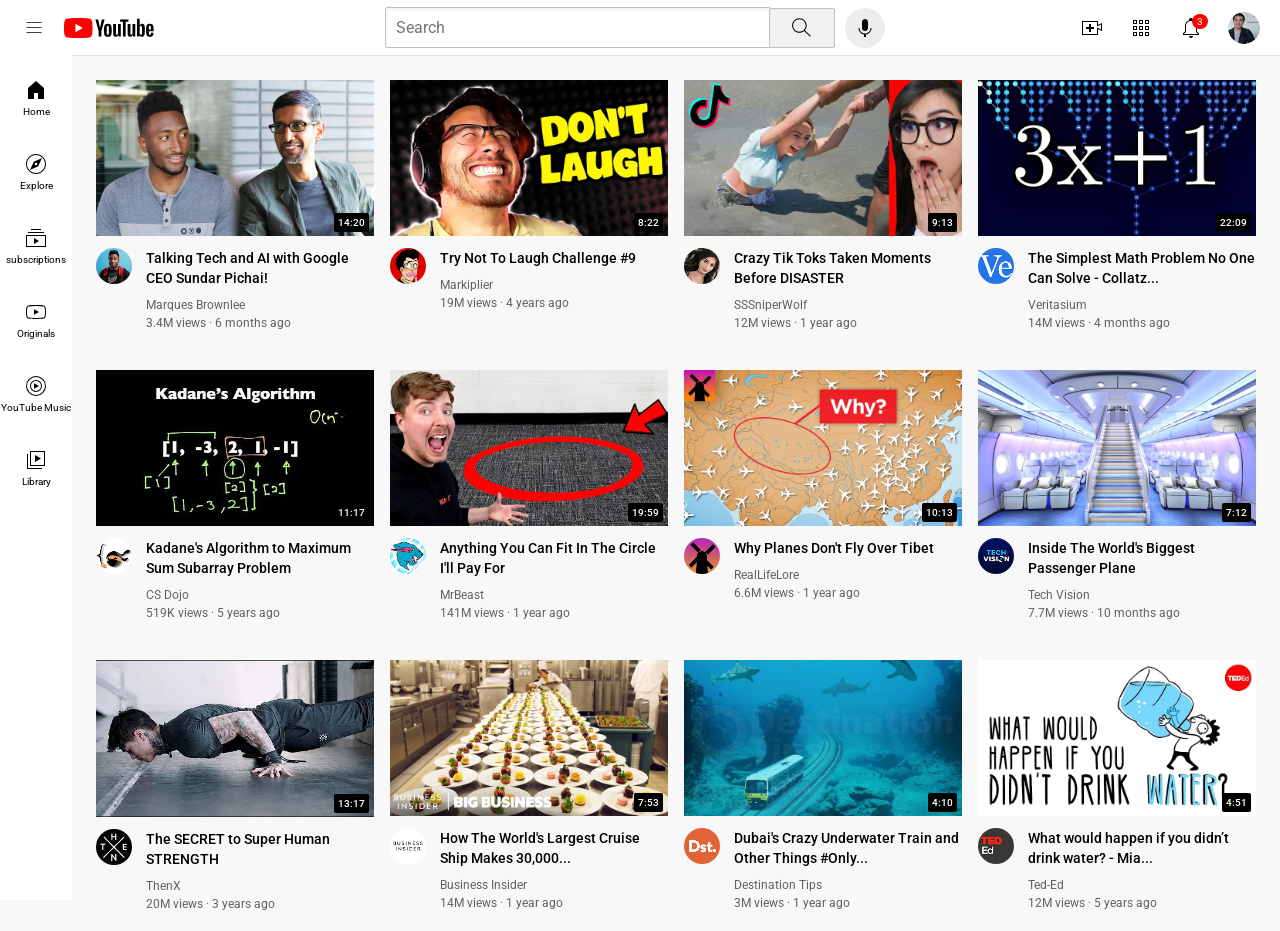
<file: index.html>
<!DOCTYPE html>
<html>
    <head>
        <title>YouTube.com Clone</title>

        <link rel="preconnect" href="https://fonts.googleapis.com">
        <link rel="preconnect" href="https://fonts.gstatic.com" crossorigin>
        <link   href="https://fonts.googleapis.com/css2?family=Roboto:ital,wdth,wght@0,75..100,100..900;1,75..100,100..900&display=swap" rel="stylesheet">
        <link rel="stylesheet" href="styles/general.css">
        <link rel="stylesheet" href="styles/video.css">
        <link rel="stylesheet" href="styles/header.css">
        <link rel="stylesheet" href="styles/sidebar.css">
        
    </head>
    <body>
        <header class="header">
            <div class="left-section">
                <img class="hamburger-menu" src="icons/hamburger-menu.svg">
                <img class="youtube-logo" src="icons/youtube-logo.svg">
            </div>
            <div class="middle-section">
                <input class="search-bar" type="text" placeholder="Search">
                <button class="search-button">
                    <img class="search-icon" src="icons/search.svg">
                    <div class="tooltip">Search</div>
                </button>
                <button class="voice-search-button">
                    <img class="voice-search-icon" src="icons/voice-search-icon.svg">
                    <div class="tooltip">Voice Search</div>
                </button>
            </div>
            <div class="right-section">
                <div class="upload-icon-container">
                    <img class="upload-icon" src="icons/upload.svg">
                    <div class="tooltip">Create</div>
                </div>

                <div class="apps-container">
                    <img class="youtube-apps-icon" src="icons/youtube-apps.svg">
                    <div class="tooltip">YouTube Apps</div>
                </div> 

                
                <div class="notif-icon-container">
                    <img class="notifications-icon" src="icons/notifications.svg">
                    <div class="notifs">3  </div>
                    <div class="tooltip">Notifications</div>
                </div>
                <img class="my-channel-icon" src="channels/my-channel.jpeg">
            </div>
            
        </header>

        <nav class="sidebar">
            <div class="sidebar-link">
                <img src="sidebars/home.svg">
                <div>Home</div>
            </div>
            <div class="sidebar-link">
                <img src="sidebars/explore.svg">
                <div>Explore</div>
            </div>
            <div class="sidebar-link">
                <img src="sidebars/subscriptions.svg">
                <div>subscriptions</div>
            </div>
            <div class="sidebar-link">
                <img src="sidebars/originals.svg">
                <div>Originals</div>
            </div>
            <div class="sidebar-link">
                <img src="sidebars/youtube-music.svg">
                <div>YouTube Music</div>
            </div>
            <div class="sidebar-link">
                <img src="sidebars/library.svg">
                <div>Library</div>
            </div>
        </nav>

        <main>
            <section class="video-grid">
                <div class="video-preview">
                    <div class="thumbnail-row">
                        <img class="thumbnail" src="thumbnails/thumbnail-1.webp">
                        <div class="video-time">14:20</div>
                    </div>
                    <div class="vid-info-grid">
                        <div class="channel-pic">
                            <img class="profile-pic" src="channels/channel-1.jpeg">
                        </div>
                        <div class="vid-info">
                            <p class="video-title">
                                Talking Tech and AI with Google CEO Sundar Pichai!
                            </p>
                            <p class="video-author">
                                Marques Brownlee
                            </p>
                            <p class="video-stats">
                                3.4M views &#183; 6 months ago
                            </p>
                        </div>
            
            
                    </div>
            
                </div>
            
                <div class="video-preview">
            
                    <div class="thumbnail-row">
                        <img class="thumbnail" src="thumbnails/thumbnail-2.webp">
                        <div class="video-time">8:22</div>
                    </div>
                    <div class="vid-info-grid">
                        <div class="channel-pic">
                            <img class="profile-pic" src="channels/channel-2.jpeg">
                        </div>
                        <div class="vid-info">
                            <p class="video-title">
                                Try Not To Laugh Challenge #9
                            </p>
                            <p class="video-author">
                                Markiplier
                            </p>
                            <p class="video-stats">
                                19M views &#183; 4 years ago
                            </p>
                        </div>
            
            
                    </div>
            
                </div>
            
                <div class="video-preview">
                    <div class="thumbnail-row">
                        <img class="thumbnail" src="thumbnails/thumbnail-3.webp">
                        <div class="video-time">9:13</div>
                    </div>
                    <div class="vid-info-grid">
                        <div class="channel-pic">
                            <img class="profile-pic" src="channels/channel-3.jpeg">
                        </div>
                        <div class="vid-info">
                            <p class="video-title">
                                Crazy Tik Toks Taken Moments Before DISASTER
                            </p>
                            <p class="video-author">
                                SSSniperWolf
            
                            </p>
                            <p class="video-stats">
                                12M views &#183; 1 year ago
                            </p>
                        </div>
            
            
                    </div>
            
                </div>
            
                <div class="video-preview">
                    <div class="thumbnail-row">
                        <img class="thumbnail" src="thumbnails/thumbnail-4.webp">
                        <div class="video-time">22:09</div>
            
                    </div>
                    <div class="vid-info-grid">
                        <div class="channel-pic">
                            <img class="profile-pic" src="channels/channel-4.jpeg">
                        </div>
                        <div class="vid-info">
                            <p class="video-title">
                                The Simplest Math Problem No One Can Solve - Collatz...
                            </p>
                            <p class="video-author">
                                Veritasium
                            </p>
                            <p class="video-stats">
                                14M views &#183; 4 months ago
                            </p>
                        </div>
            
            
                    </div>
            
                </div>
            
                <div class="video-preview">
                    <div class="thumbnail-row">
                        <img class="thumbnail" src="thumbnails/thumbnail-5.webp">
                        <div class="video-time">11:17</div>
            
                    </div>
                    <div class="vid-info-grid">
                        <div class="channel-pic">
                            <img class="profile-pic" src="channels/channel-5.jpeg">
                        </div>
                        <div class="vid-info">
                            <p class="video-title">
                                Kadane's Algorithm to Maximum Sum Subarray Problem
                            </p>
                            <p class="video-author">
                                CS Dojo
                            </p>
                            <p class="video-stats">
                                519K views &#183; 5 years ago
                            </p>
                        </div>
            
            
                    </div>
            
                </div>
            
                <div class="video-preview">
                    <div class="thumbnail-row">
                        <img class="thumbnail" src="thumbnails/thumbnail-6.webp">
                        <div class="video-time">19:59</div>
            
                    </div>
                    <div class="vid-info-grid">
                        <div class="channel-pic">
                            <img class="profile-pic" src="channels/channel-6.jpeg">
                        </div>
                        <div class="vid-info">
                            <p class="video-title">
                                Anything You Can Fit In The Circle I'll Pay For
                            </p>
                            <p class="video-author">
                                MrBeast
                            </p>
                            <p class="video-stats">
                                141M views &#183; 1 year ago
                            </p>
                        </div>
            
            
                    </div>
            
                </div>

                <div class="video-preview">
                    <div class="thumbnail-row">
                        <img class="thumbnail" src="thumbnails/thumbnail-7.webp">
                        <div class="video-time">10:13</div>
                    </div>
                    <div class="vid-info-grid">
                        <div class="channel-pic">
                            <img class="profile-pic" src="channels/channel-7.jpeg">
                        </div>
                        <div class="vid-info">
                            <p class="video-title">
                                Why Planes Don't Fly Over Tibet
                            </p>
                            <p class="video-author">
                                RealLifeLore
                            </p>
                            <p class="video-stats">
                                6.6M views &#183; 1 year ago
                            </p>
                        </div>
                
                
                    </div>
                
                </div>
                
                <div class="video-preview">
                
                    <div class="thumbnail-row">
                        <img class="thumbnail" src="thumbnails/thumbnail-8.webp">
                        <div class="video-time">7:12</div>
                    </div>
                    <div class="vid-info-grid">
                        <div class="channel-pic">
                            <img class="profile-pic" src="channels/channel-8.jpeg">
                        </div>
                        <div class="vid-info">
                            <p class="video-title">
                                Inside The World's Biggest Passenger Plane
                            </p>
                            <p class="video-author">
                                Tech Vision
                            </p>
                            <p class="video-stats">
                                7.7M views &#183; 10 months ago
                            </p>
                        </div>
                
                
                    </div>
                
                </div>
                
                <div class="video-preview">
                    <div class="thumbnail-row">
                        <img class="thumbnail" src="thumbnails/thumbnail-9.webp">
                        <div class="video-time">13:17</div>
                    </div>
                    <div class="vid-info-grid">
                        <div class="channel-pic">
                            <img class="profile-pic" src="channels/channel-9.jpeg">
                        </div>
                        <div class="vid-info">
                            <p class="video-title">
                                The SECRET to Super Human STRENGTH
                            </p>
                            <p class="video-author">
                                ThenX
                
                            </p>
                            <p class="video-stats">
                                20M views &#183; 3 years ago
                            </p>
                        </div>
                
                
                    </div>
                
                </div>
                
                <div class="video-preview">
                    <div class="thumbnail-row">
                        <img class="thumbnail" src="thumbnails/thumbnail-10.webp">
                        <div class="video-time">7:53</div>
                
                    </div>
                    <div class="vid-info-grid">
                        <div class="channel-pic">
                            <img class="profile-pic" src="channels/channel-10.jpeg">
                        </div>
                        <div class="vid-info">
                            <p class="video-title">
                                How The World's Largest Cruise Ship Makes 30,000...
                            </p>
                            <p class="video-author">
                                Business Insider
                            </p>
                            <p class="video-stats">
                                14M views &#183; 1 year ago
                            </p>
                        </div>
                
                
                    </div>
                
                </div>
                
                <div class="video-preview">
                    <div class="thumbnail-row">
                        <img class="thumbnail" src="thumbnails/thumbnail-11.webp">
                        <div class="video-time">4:10</div>
                
                    </div>
                    <div class="vid-info-grid">
                        <div class="channel-pic">
                            <img class="profile-pic" src="channels/channel-11.jpeg">
                        </div>
                        <div class="vid-info">
                            <p class="video-title">
                                Dubai's Crazy Underwater Train and Other Things #Only...
                            </p>
                            <p class="video-author">
                                Destination Tips
                            </p>
                            <p class="video-stats">
                                3M views &#183; 1 year ago
                            </p>
                        </div>
                
                
                    </div>
                
                </div>
                
                <div class="video-preview">
                    <div class="thumbnail-row">
                        <img class="thumbnail" src="thumbnails/thumbnail-12.webp">
                        <div class="video-time">4:51</div>
                
                    </div>
                    <div class="vid-info-grid">
                        <div class="channel-pic">
                            <img class="profile-pic" src="channels/channel-12.jpeg">
                        </div>
                        <div class="vid-info">
                            <p class="video-title">
                                What would happen if you didn’t drink water? - Mia...
                            </p>
                            <p class="video-author">
                                Ted-Ed
                            </p>
                            <p class="video-stats">
                                12M views &#183; 5 years ago
                            </p>
                        </div>
                
                
                    </div>
                
                </div>
            </section>
        </main>
        
        
    </body>
</html>
</file>
<file: styles/general.css>
p {
    font-family: Roboto, Arial;
    margin-top: 0;
    margin-bottom: 0;
}
body{
    font-family: Roboto, Arial;
    margin: 0;
    padding-top: 80px;
    padding-left: 96px;
    padding-right: 24px;
    background-color: rgb(248, 248, 248);
}
</file>
<file: styles/video.css>
.thumbnail {
    width: 100%;
}


.video-title {
    margin-top: 0;
    font-size: 14px;
    font-weight: 500;
    line-height: 20px;
    margin-bottom: 10px;
}

.video-author,
.video-stats {
    font-size: 12px;
    color: rgb(96, 96, 96);
}

.video-author {
    margin-bottom: 4px;
}

.vid-info-grid {
    display: grid;
    grid-template-columns: 50px 1fr;

}


.profile-pic {
    width: 36px;
    border-radius: 50px;
}

.thumbnail-row {
    margin-bottom: 8px;
    position: relative;
}

.video-grid {
    display: grid;
    grid-template-columns: 1fr 1fr 1fr;
    column-gap: 16px;
    row-gap: 40px;
    margin-bottom: 20px;
}

@media(max-width:800px){
    .video-grid{
        grid-template-columns: 1fr 1fr;
    }
}

@media (min-width:801px) and (max-width:999px){
    .video-grid{
        grid-template-columns: 1fr 1fr 1fr;
    }
}

@media(min-width:1000px){
    .video-grid{
        grid-template-columns: 1fr 1fr 1fr 1fr;
    }
}
.video-time{
    background-color: black;
    color: white;
    position: absolute;
    bottom: 8px;
    right: 5px;
    font-size: 10px;
    font-weight: 500;
    padding: 4px;
    border-radius: 2px;
}
</file>
<file: styles/header.css>
.header{
    height: 55px;
    display: flex;
    flex-direction: row;
    justify-content: space-between;
    position: fixed;
    top: 0;
    left: 0;
    right: 0;
    background-color: white;
    border-bottom-width:1px ;
    border-bottom-style: solid;
    border-color: rgb(228, 228, 228);
    z-index: 100;
}

.left-section{
    display: flex;
    align-items: center;
}

.hamburger-menu{
    height: 20px;
    margin-left: 24px;
    margin-right: 20px;
}

.youtube-logo{
    height: 20px;
}

.middle-section{
    flex: 1;
    max-width: 500px;
    margin-left: 70px;
    margin-right: 35px;
    display: flex;
    align-items: center;
}

.search-bar{
    flex: 1;
    height: 37px;
    padding-left: 10px;
    font-size: 16px;
    border-radius: 2px;
    border: 1px solid rgb(192, 192, 192); 
    box-shadow: inset 1px 2px 3px rgba(0,0,0,0.05);
    width: 0;
}

.search-bar:focus {
    outline: none;
    border: 1px solid #1a73e8;
    box-shadow: 0 0 3px rgba(26, 115, 232, 0.5);
}

.search-bar::placeholder{
    font-family: Roboto, Arial;
    font-size: 16px;
}

.search-button{
    height: 40px;
    width: 66px;
    background-color:rgb(241, 241, 241) ;
    border-width: 1px;
    border-style: solid;
    border-color: rgb(192, 192, 192);
    border-radius: 2px;
    margin-left: -2px;
    margin-right: 10px;
    
}

.search-button,
.voice-search-button,
.upload-icon-container,
.apps-container,
.notif-icon-container{
    display: flex;
    justify-content: center;
    align-items: center;
    position: relative;
}

.search-button .tooltip,
.voice-search-button .tooltip,
.upload-icon-container .tooltip,
.apps-container .tooltip,
.notif-icon-container .tooltip{
    font-family: Roboto, Arial;
    position: absolute;
    background-color: gray;
    color: white;
    padding-top: 4px;
    padding-bottom: 4px;
    padding-left: 8px;
    padding-right: 8px;
    border-radius: 2px;
    font-size: 12px;
    bottom: -30px;
    opacity: 0;
    transition: opacity 0.15s;
    pointer-events: none;
    white-space: nowrap;
}


.search-button:hover .tooltip,
.voice-search-button:hover .tooltip,
.upload-icon-container:hover .tooltip,
.apps-container:hover .tooltip,
.notif-icon-container:hover .tooltip{
    opacity: 1;
    cursor: pointer;
}


.search-icon{
    height: 25px;
}

.voice-search-button{
    height: 40px;
    width: 40px;
    border-radius: 20px;
    border: none;
    background-color:rgb(238, 236, 236);
}


.voice-search-icon{
    height: 24px;
    
}

.right-section{
    display: flex;
    align-items: center;
    width: 180px;
    justify-content: space-between;
    margin-right: 20px;
    flex-shrink: 0;
} 

.upload-icon{
    height: 24px;
}

.youtube-apps-icon{
    height: 24px;
}

.notifications-icon{
    height: 24px;
}
.notif-icon-container{
    position: relative;
}

.notifs{
    position: absolute;
    top:-2px;
    right: -5px;
    background-color: red;
    color: white;
    font-family: Roboto, Arial;
    font-size: 10px;
    padding-top: 2px;
    padding-bottom: 2px;
    padding-left: 5px;
    padding-right: 5px;
    border-radius: 10px;
}


.my-channel-icon{
    height: 32px;
    border-radius: 16px;
    cursor: pointer;
}
</file>
<file: styles/sidebar.css>
.sidebar{
    position: fixed;
    left: 0;
    bottom: 0;
    top: 55px;
    background-color: white;
    width: 72px;
    z-index: 200;
    padding-top: 5px;
}

.sidebar-link{
    height: 74px;
    display: flex;
    justify-content: center;
    align-items: center;
    flex-direction: column;
    cursor: pointer;
   
}

.sidebar-link:hover{
    background-color: rgb(234, 231, 231);
}

.sidebar-link img{
    height: 24px;
    margin-bottom: 4px;
}

.sidebar-link div{
    font-family: Roboto, Arial;
    font-size: 10px;
    
}
</file>
